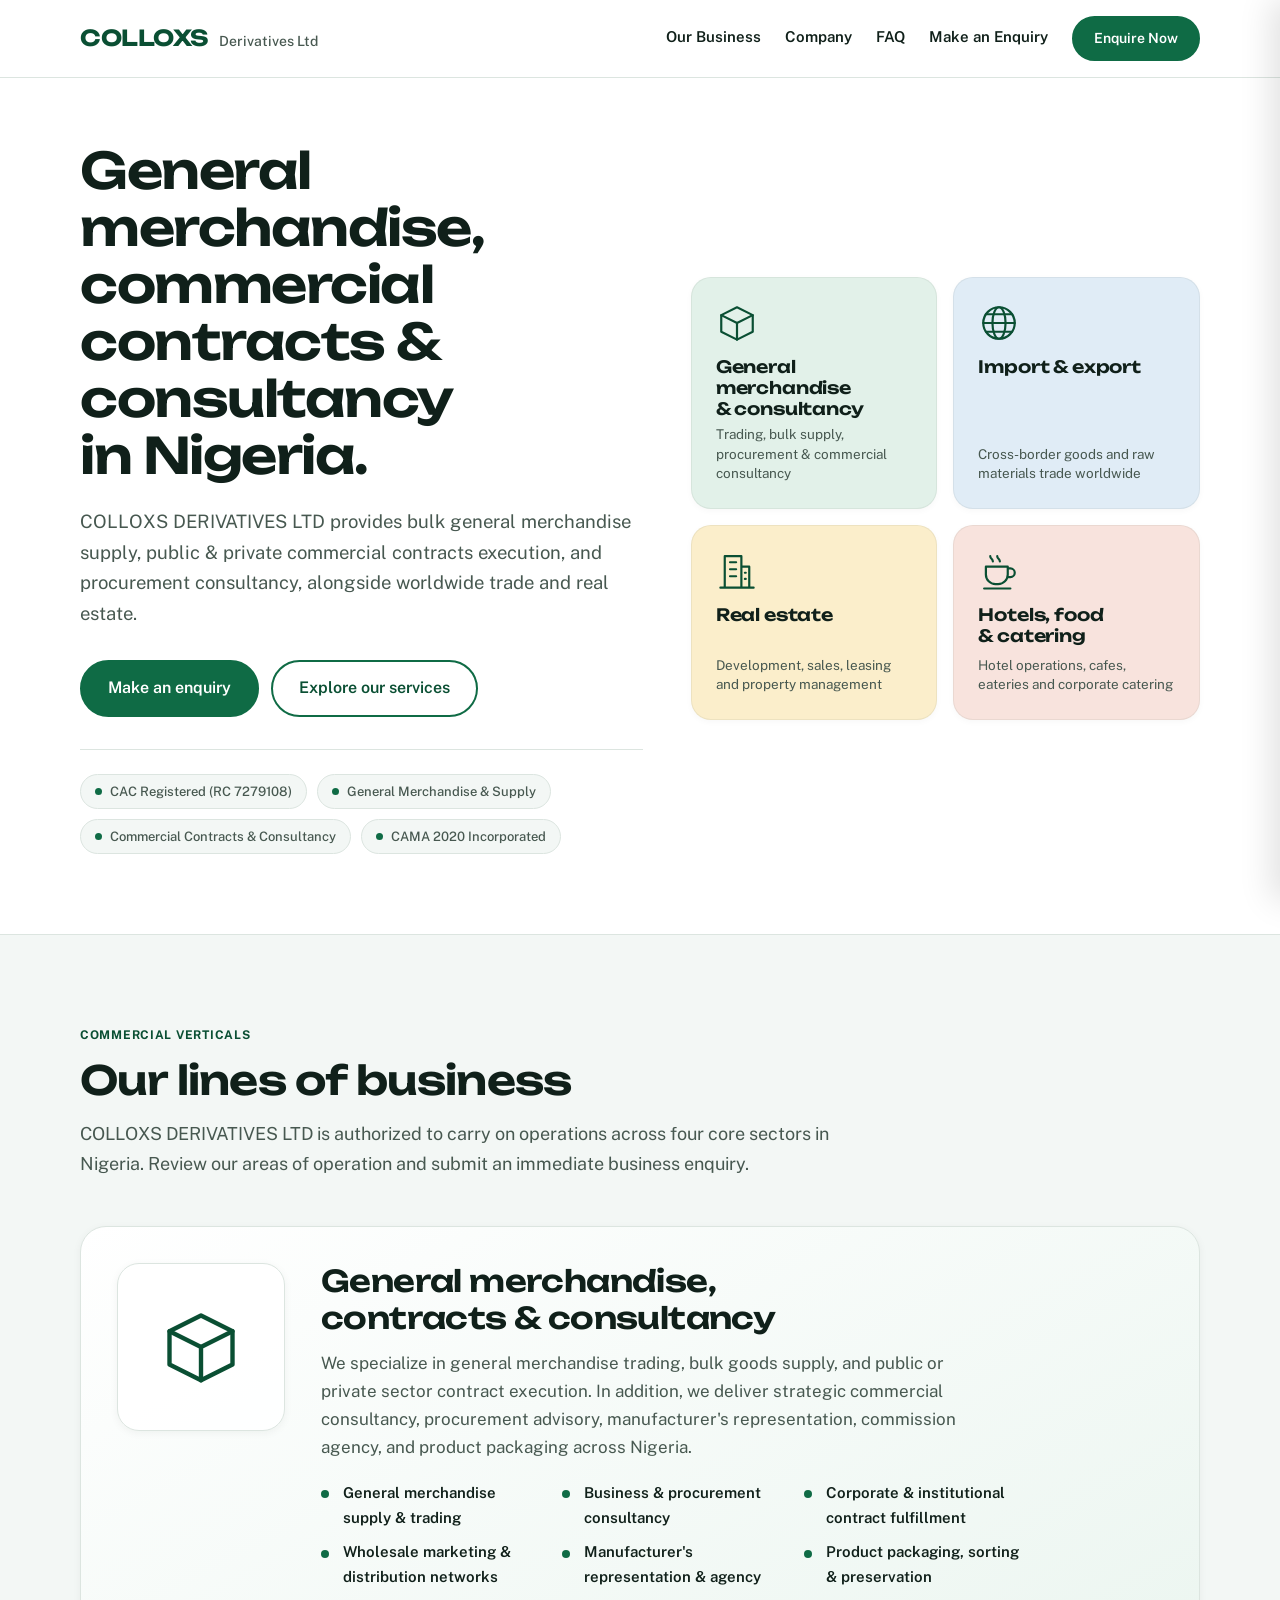
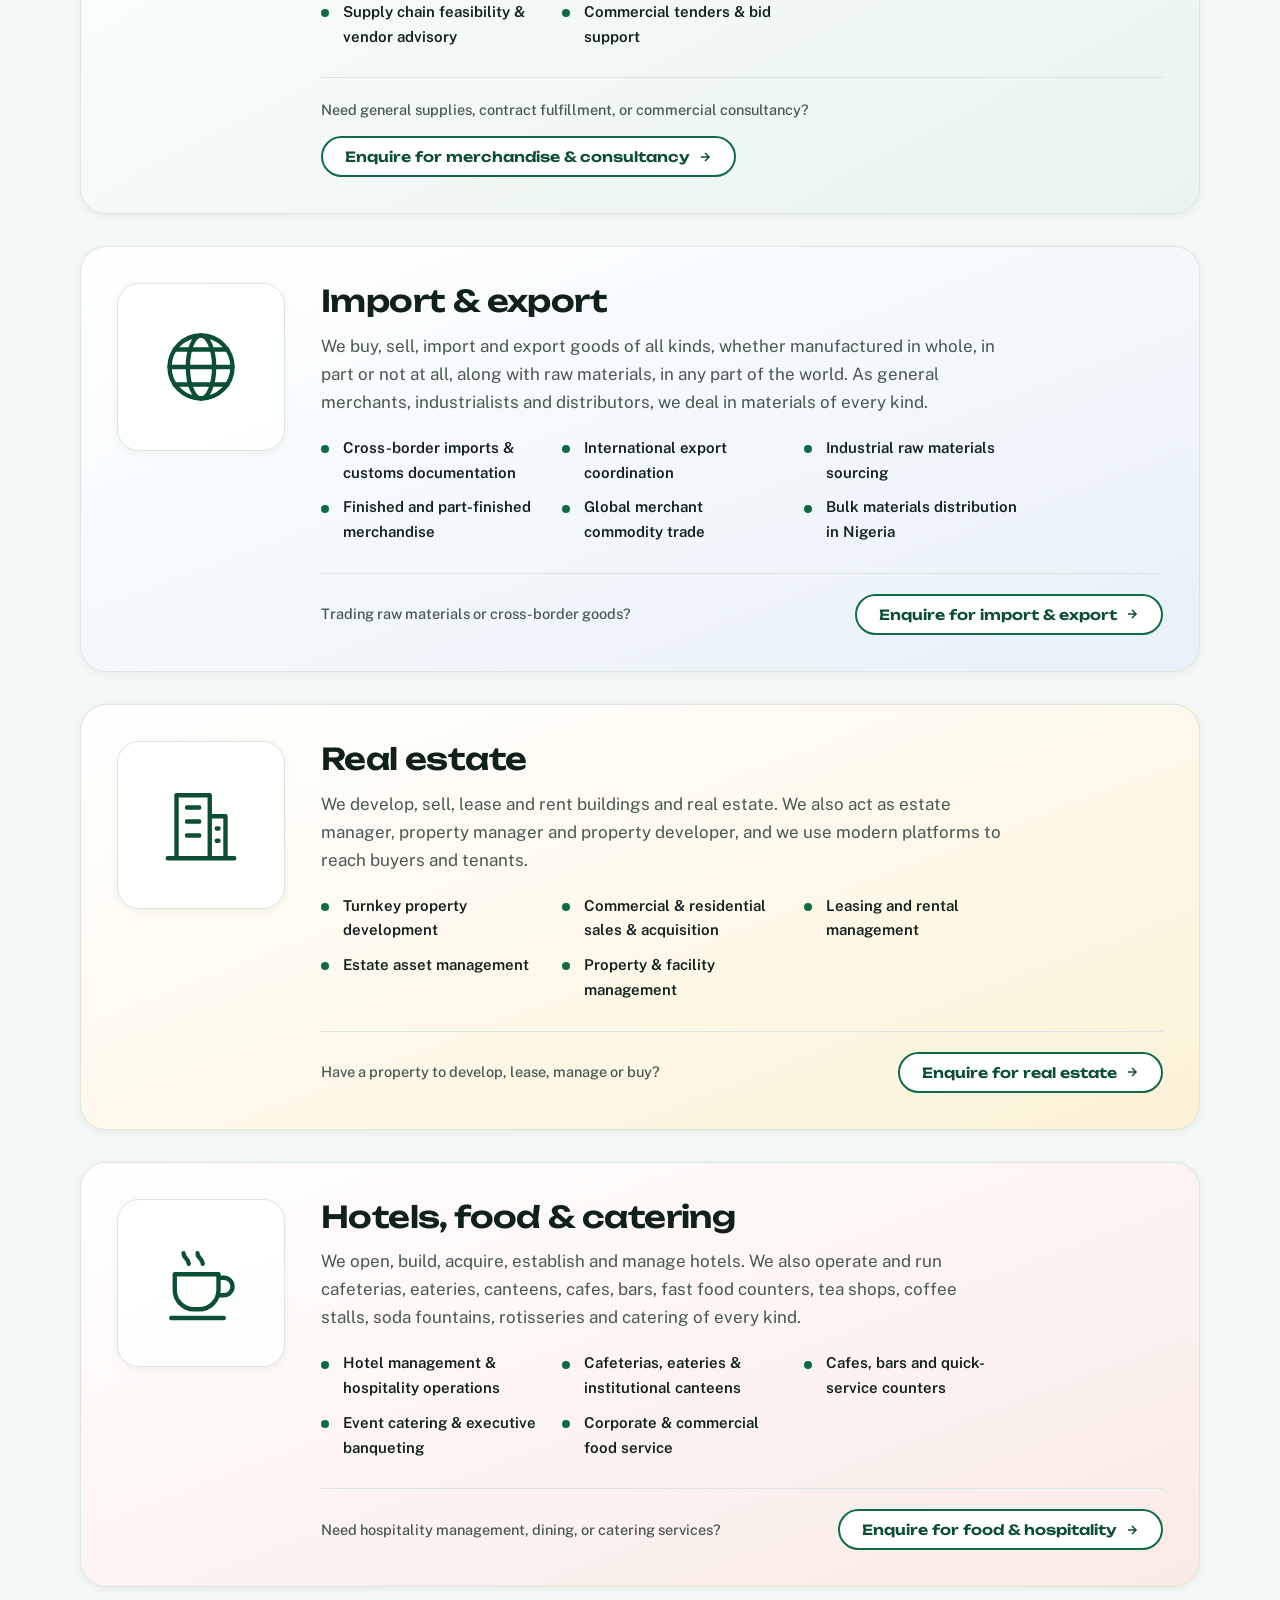
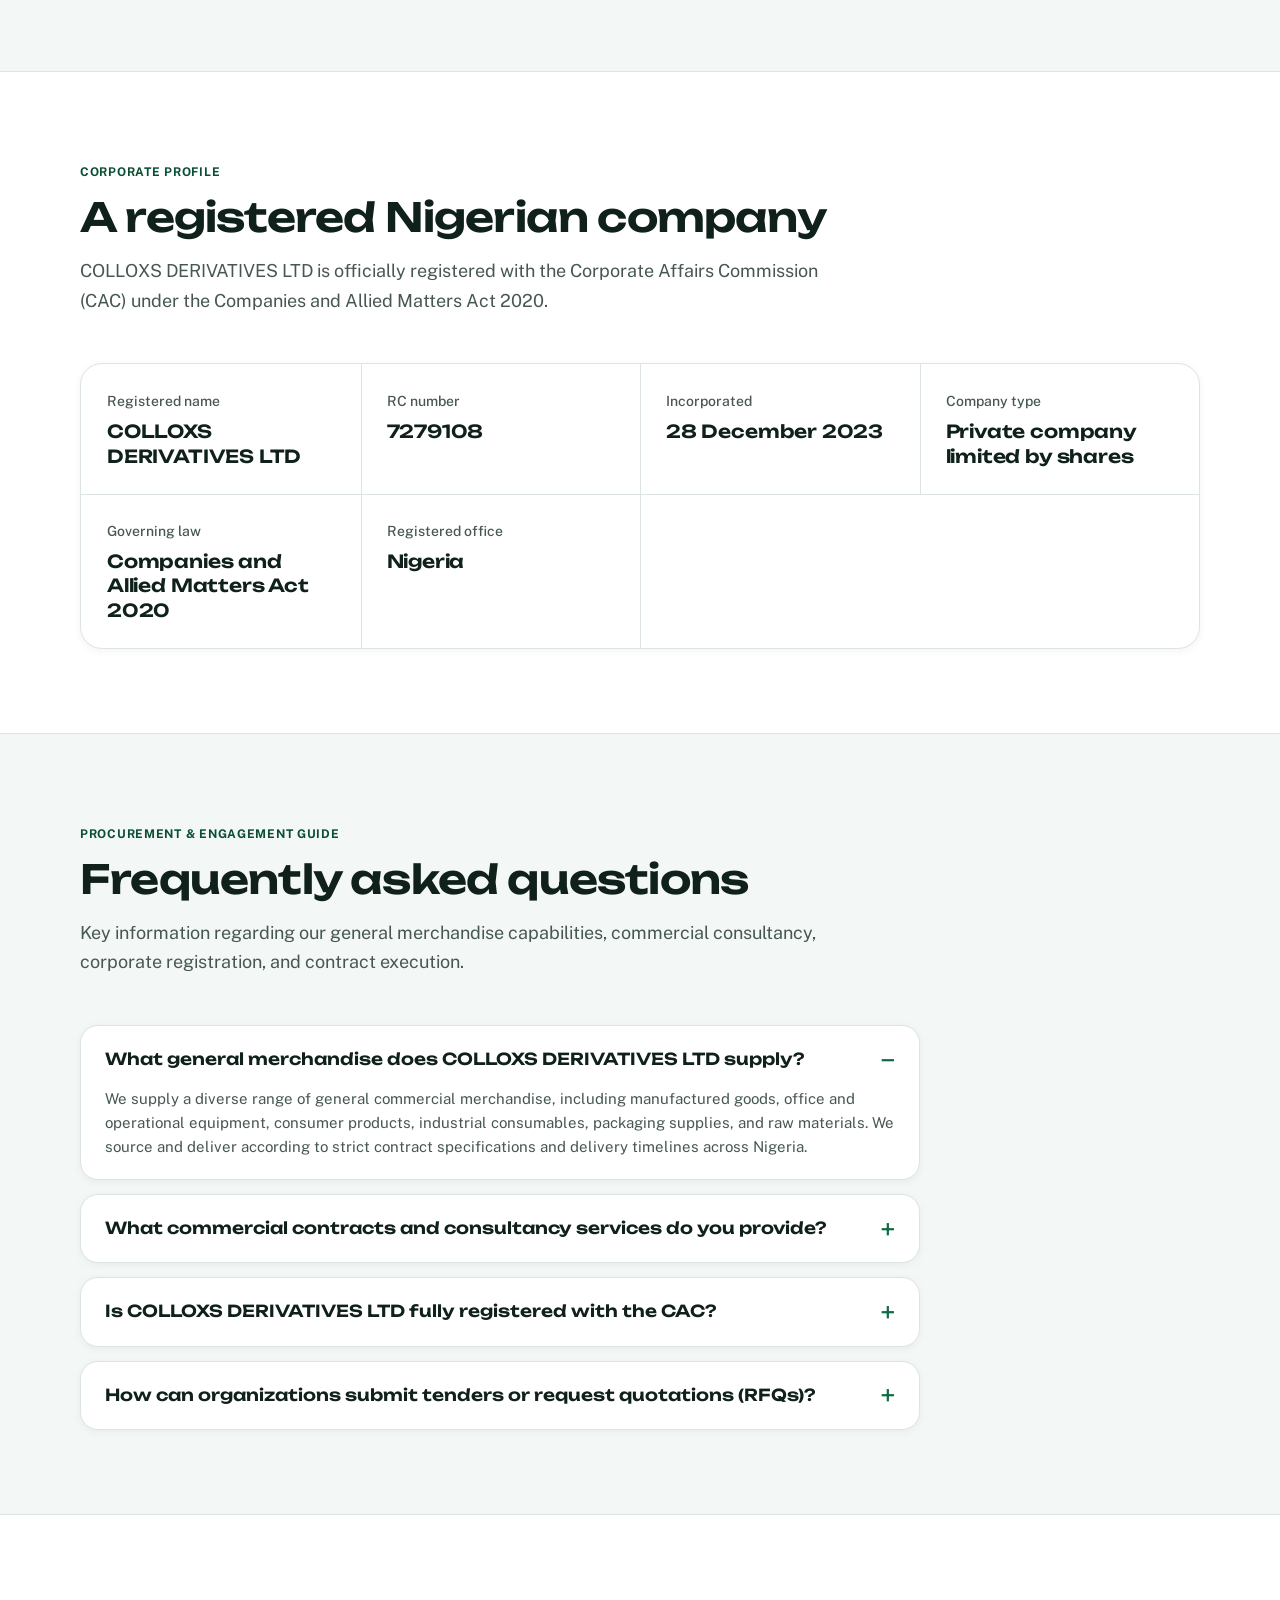
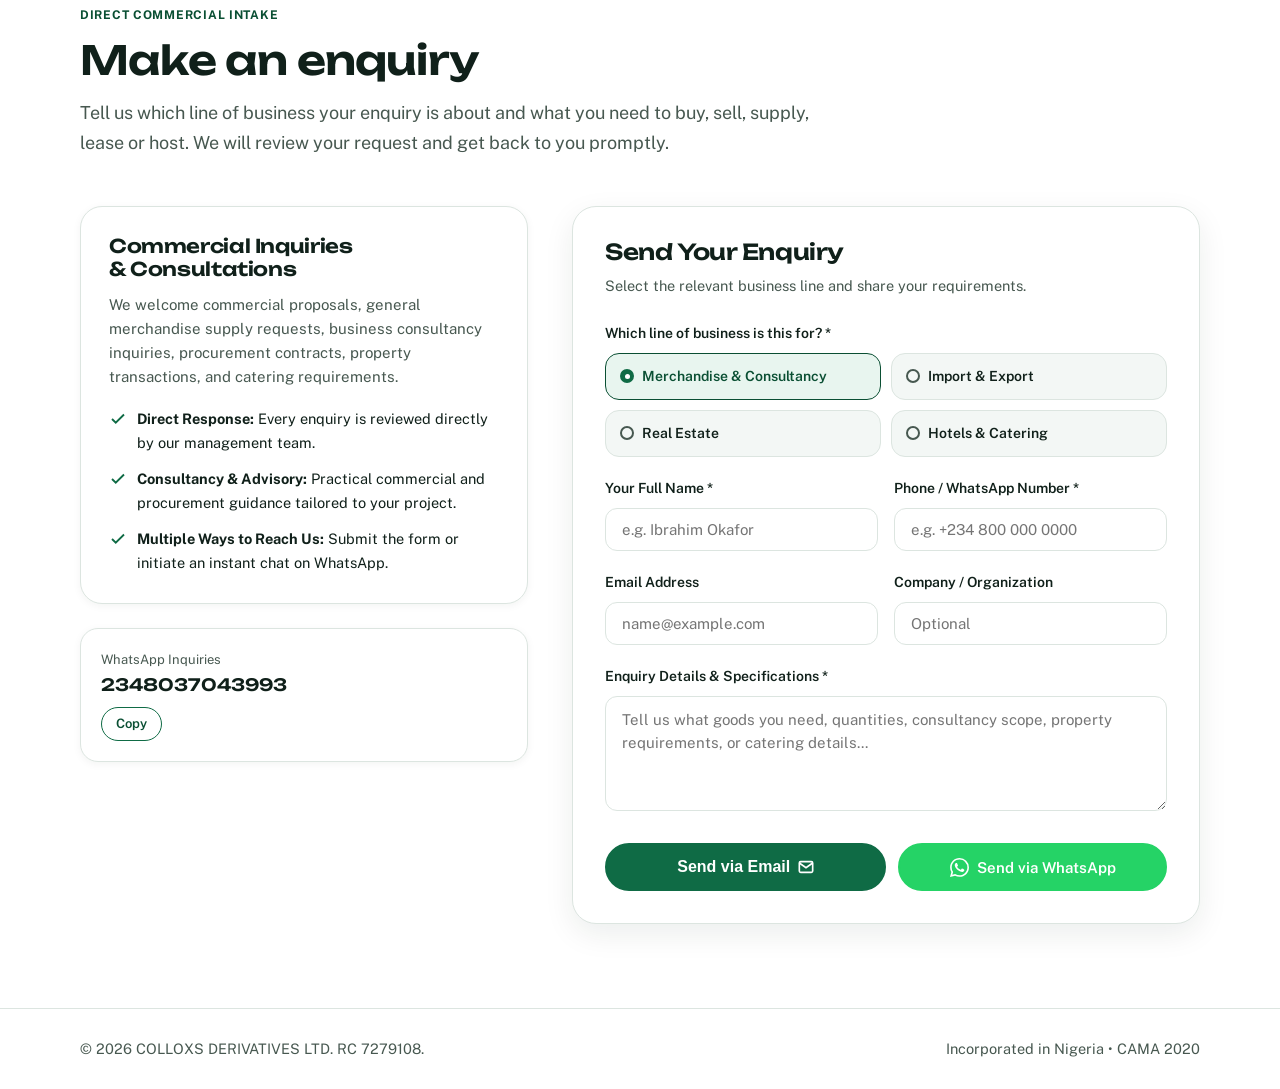
<file: index.html>
<!doctype html>
<html lang="en">
  <head>
    <meta charset="utf-8" />
    <meta
      name="viewport"
      content="width=device-width,initial-scale=1,viewport-fit=cover"
    />
    <title>
      COLLOXS DERIVATIVES LTD | General Merchandise, Contracts &amp; Consultancy
      Nigeria
    </title>
    <meta
      name="description"
      content="COLLOXS DERIVATIVES LTD (RC 7279108) is a registered Nigerian enterprise specializing in general merchandise supply, public &amp; corporate commercial contracts, and procurement consultancy."
    />
    <meta
      name="keywords"
      content="general merchandise Nigeria, commercial consultancy Lagos Abuja, general contracts supplier Nigeria, procurement advisory, corporate supply company, import export Nigeria, real estate Nigeria, CAC RC 7279108, COLLOXS DERIVATIVES LTD"
    />
    <meta name="author" content="COLLOXS DERIVATIVES LTD" />
    <meta
      name="robots"
      content="index, follow, max-image-preview:large, max-snippet:-1, max-video-preview:-1"
    />
    <meta name="geo.region" content="NG" />
    <meta name="geo.placename" content="Nigeria" />
    <meta name="theme-color" content="#0F6B45" />

    <!-- OpenGraph / Social Sharing Metadata -->
    <meta property="og:type" content="website" />
    <meta property="og:locale" content="en_NG" />
    <meta property="og:site_name" content="COLLOXS DERIVATIVES LTD" />
    <meta
      property="og:title"
      content="COLLOXS DERIVATIVES LTD | General Merchandise, Contracts &amp; Consultancy"
    />
    <meta
      property="og:description"
      content="Registered Nigerian company (RC 7279108) providing general merchandise supply, commercial contracts execution, and procurement consultancy."
    />

    <!-- Twitter Card Metadata -->
    <meta name="twitter:card" content="summary" />
    <meta
      name="twitter:title"
      content="COLLOXS DERIVATIVES LTD | General Merchandise, Contracts &amp; Consultancy"
    />
    <meta
      name="twitter:description"
      content="Registered Nigerian company (RC 7279108) providing general merchandise supply, commercial contracts execution, and procurement consultancy."
    />

    <meta name="claude:viewport-fit-sides" content="cover" />
    <link
      rel="stylesheet"
      href="https://fonts.googleapis.com/css2?family=Unbounded:wght@500;600;700&family=Public+Sans:wght@400;500;600;700&display=swap"
    />
    <link rel="stylesheet" href="styles.css" />

    <!-- Structured Data (JSON-LD) for Search Engines -->
    <script type="application/ld+json">
      {
        "@context": "https://schema.org",
        "@graph": [
          {
            "@type": "Corporation",
            "@id": "https://colloxs.com/#corporation",
            "name": "COLLOXS DERIVATIVES LTD",
            "legalName": "COLLOXS DERIVATIVES LTD",
            "alternateName": "COLLOXS",
            "identifier": "RC 7279108",
            "foundingDate": "2023-12-28",
            "description": "COLLOXS DERIVATIVES LTD is a registered Nigerian company incorporated under the Companies and Allied Matters Act 2020 (CAMA 2020), specializing in general merchandise supply, commercial contracts, procurement consultancy, cross-border import/export, and real estate development.",
            "address": {
              "@type": "PostalAddress",
              "addressCountry": "NG",
              "addressRegion": "Nigeria"
            },
            "areaServed": [
              {
                "@type": "Country",
                "name": "Nigeria"
              },
              {
                "@type": "AdministrativeArea",
                "name": "Worldwide"
              }
            ],
            "knowsAbout": [
              "General Merchandise Supply",
              "Commercial Contracts Execution",
              "Procurement Consultancy",
              "Business Advisory",
              "Wholesale Distribution",
              "Manufacturer's Representation",
              "Cross-Border Import and Export",
              "Real Estate Development"
            ],
            "hasOfferCatalog": {
              "@type": "OfferCatalog",
              "name": "Commercial Services Catalog",
              "itemListElement": [
                {
                  "@type": "Offer",
                  "itemOffered": {
                    "@type": "Service",
                    "name": "General Merchandise & Commercial Contracts",
                    "description": "Wholesale supply, packaging, distribution, and execution of commercial and institutional contracts across Nigeria."
                  }
                },
                {
                  "@type": "Offer",
                  "itemOffered": {
                    "@type": "Service",
                    "name": "Commercial & Procurement Consultancy",
                    "description": "Strategic procurement advisory, vendor evaluation, contract structuring, and business development consultancy."
                  }
                },
                {
                  "@type": "Offer",
                  "itemOffered": {
                    "@type": "Service",
                    "name": "Cross-Border Import & Export",
                    "description": "International merchant trade, customs clearance, and industrial raw materials supply."
                  }
                },
                {
                  "@type": "Offer",
                  "itemOffered": {
                    "@type": "Service",
                    "name": "Real Estate Development & Management",
                    "description": "Turnkey real estate development, property sales, leasing, and facility management."
                  }
                }
              ]
            }
          },
          {
            "@type": "FAQPage",
            "@id": "https://colloxs.com/#faq",
            "mainEntity": [
              {
                "@type": "Question",
                "name": "What general merchandise does COLLOXS DERIVATIVES LTD supply?",
                "acceptedAnswer": {
                  "@type": "Answer",
                  "text": "COLLOXS DERIVATIVES LTD supplies a broad spectrum of commercial goods, manufactured items, consumer goods, office and operational equipment, packaging supplies, and raw materials tailored to client specifications and commercial contracts."
                }
              },
              {
                "@type": "Question",
                "name": "What commercial and procurement consultancy services do you provide?",
                "acceptedAnswer": {
                  "@type": "Answer",
                  "text": "Our consultancy services cover procurement advisory, vendor representation, commission agency, contract negotiation, supply chain coordination, and commercial project feasibility for corporate, institutional, and private clients."
                }
              },
              {
                "@type": "Question",
                "name": "Is COLLOXS DERIVATIVES LTD an officially registered Nigerian company?",
                "acceptedAnswer": {
                  "@type": "Answer",
                  "text": "Yes. COLLOXS DERIVATIVES LTD is incorporated with the Corporate Affairs Commission (CAC) under RC Number 7279108, governed by the Companies and Allied Matters Act 2020 (CAMA 2020)."
                }
              },
              {
                "@type": "Question",
                "name": "How can businesses and organizations submit contract tenders or RFQs?",
                "acceptedAnswer": {
                  "@type": "Answer",
                  "text": "Tender requests, RFQs (Requests for Quotations), and procurement specifications can be submitted directly through our website enquiry form, by email, or via our direct WhatsApp channel for prompt commercial assessment."
                }
              }
            ]
          }
        ]
      }
    </script>
  </head>
  <body>
    <!-- Hidden SVG Icon Symbols -->
    <svg
      width="0"
      height="0"
      style="position: absolute"
      aria-hidden="true"
      focusable="false"
    >
      <defs>
        <symbol id="i-box" viewBox="0 0 48 48">
          <g
            fill="none"
            stroke-width="2.5"
            stroke-linecap="round"
            stroke-linejoin="round"
          >
            <path d="M6 15 24 6l18 9v19L24 43 6 34Z" />
            <path d="m6 15 18 9 18-9M24 24v19" />
          </g>
        </symbol>
        <symbol id="i-globe" viewBox="0 0 48 48">
          <g
            fill="none"
            stroke-width="2.5"
            stroke-linecap="round"
            stroke-linejoin="round"
          >
            <circle cx="24" cy="24" r="18" />
            <ellipse cx="24" cy="24" rx="7.5" ry="18" />
            <path d="M6 24h36M9 14h30M9 34h30" />
          </g>
        </symbol>
        <symbol id="i-building" viewBox="0 0 48 48">
          <g
            fill="none"
            stroke-width="2.5"
            stroke-linecap="round"
            stroke-linejoin="round"
          >
            <path
              d="M10 43V7h19v36M29 19h9v24M5 43h38M16 14h7M16 22h7M16 30h7M33 26h1M33 33h1"
            />
          </g>
        </symbol>
        <symbol id="i-cup" viewBox="0 0 48 48">
          <g
            fill="none"
            stroke-width="2.5"
            stroke-linecap="round"
            stroke-linejoin="round"
          >
            <path
              d="M9 19h25v9a11 11 0 0 1-11 11h-3A11 11 0 0 1 9 28ZM34 21h3a5 5 0 0 1 0 10h-3M14 7c0 3 3 3 3 6M22 7c0 3 3 3 3 6M7 44h30"
            />
          </g>
        </symbol>
        <symbol id="i-arrow" viewBox="0 0 24 24">
          <path d="M5 12h14M12 5l7 7-7 7" />
        </symbol>
        <symbol id="i-check" viewBox="0 0 24 24">
          <path d="M20 6 9 17l-5-5" />
        </symbol>
        <symbol id="i-wa" viewBox="0 0 24 24">
          <path
            d="M17.472 14.382c-.297-.149-1.758-.867-2.03-.967-.273-.099-.471-.148-.67.15-.197.297-.767.966-.94 1.164-.173.199-.347.223-.644.075-.297-.15-1.255-.463-2.39-1.475-.883-.788-1.48-1.761-1.653-2.059-.173-.297-.018-.458.13-.606.134-.133.298-.347.446-.52.149-.174.198-.298.298-.497.099-.198.05-.371-.025-.52-.075-.149-.669-1.612-.916-2.207-.242-.579-.487-.5-.669-.51-.173-.008-.371-.01-.57-.01-.198 0-.52.074-.792.372-.272.297-1.04 1.016-1.04 2.479 0 1.462 1.065 2.875 1.213 3.074.149.198 2.096 3.2 5.077 4.487.709.306 1.262.489 1.694.625.712.227 1.36.195 1.871.118.571-.085 1.758-.719 2.006-1.413.248-.694.248-1.289.173-1.413-.074-.124-.272-.198-.57-.347m-5.421 7.403h-.004a9.87 9.87 0 0 1-5.031-1.378l-.361-.214-3.741.982.998-3.648-.235-.374a9.86 9.86 0 0 1-1.51-5.26c.001-5.45 4.436-9.884 9.888-9.884 2.64 0 5.122 1.03 6.988 2.898a9.825 9.825 0 0 1 2.893 6.994c-.003 5.45-4.437 9.884-9.885 9.884m8.413-18.297A11.815 11.815 0 0 0 12.05 0C5.495 0 .16 5.335.157 11.892c0 2.096.547 4.142 1.588 5.945L0 24l6.335-1.662c1.746.953 3.71 1.455 5.711 1.456h.005c6.554 0 11.89-5.335 11.893-11.893a11.82 11.82 0 0 0-3.484-8.412"
          />
        </symbol>
      </defs>
    </svg>

    <!-- Header & Sticky Topbar -->
    <header class="topbar">
      <div class="wrap">
        <nav class="main-nav" aria-label="Main Navigation">
          <a class="brand" href="#top" id="top"
            ><b>COLLOXS</b><span>Derivatives Ltd</span></a
          >
          <div class="nav-right">
            <div class="links">
              <a href="#business">Our Business</a>
              <a href="#company">Company</a>
              <a href="#faq">FAQ</a>
              <a href="#enquiry">Make an Enquiry</a>
            </div>
            <a href="#enquiry" class="nav-cta">Enquire Now</a>
            <button
              class="menu-btn"
              id="open-drawer-btn"
              aria-label="Open mobile navigation menu"
              aria-expanded="false"
              aria-controls="mobile-drawer"
            >
              <svg viewBox="0 0 24 24">
                <path d="M4 6h16M4 12h16M4 18h16" />
              </svg>
            </button>
          </div>
        </nav>
      </div>
    </header>

    <!-- Mobile Navigation Drawer & Backdrop -->
    <div class="drawer-backdrop" id="drawer-backdrop" aria-hidden="true"></div>
    <aside
      class="drawer"
      id="mobile-drawer"
      aria-hidden="true"
      role="dialog"
      aria-modal="true"
      aria-label="Mobile Navigation"
    >
      <div class="drawer-head">
        <a class="brand" href="#top"><b>COLLOXS</b><span>Derivatives</span></a>
        <button
          class="drawer-close"
          id="close-drawer-btn"
          aria-label="Close mobile navigation menu"
        >
          &times;
        </button>
      </div>
      <nav class="drawer-nav">
        <a href="#business" class="drawer-link">
          <span>Our Business</span>
          <svg><use href="#i-arrow" /></svg>
        </a>
        <a href="#company" class="drawer-link">
          <span>Company Profile</span>
          <svg><use href="#i-arrow" /></svg>
        </a>
        <a href="#faq" class="drawer-link">
          <span>Frequently Asked Questions</span>
          <svg><use href="#i-arrow" /></svg>
        </a>
        <a href="#enquiry" class="drawer-link">
          <span>Make an Enquiry</span>
          <svg><use href="#i-arrow" /></svg>
        </a>
      </nav>
      <div class="drawer-foot">
        <div class="drawer-meta">
          RC Number: <strong>7279108</strong><br />
          Incorporated under Companies and Allied Matters Act 2020
        </div>
        <a href="#enquiry" class="btn primary drawer-btn">Send Enquiry</a>
      </div>
    </aside>

    <main>
      <!-- Hero Section -->
      <div class="hero">
        <div class="wrap hero-grid">
          <div>
            <h1>
              General merchandise, commercial contracts &amp; consultancy in
              Nigeria.
            </h1>
            <p class="lede">
              COLLOXS DERIVATIVES LTD provides bulk general merchandise supply,
              public &amp; private commercial contracts execution, and
              procurement consultancy, alongside worldwide trade and real
              estate.
            </p>
            <div class="cta">
              <a class="btn primary" href="#enquiry">Make an enquiry</a>
              <a class="btn ghost" href="#business">Explore our services</a>
            </div>
            <div class="hero-badges">
              <div class="badge-pill">
                <span class="dot"></span>CAC Registered (RC 7279108)
              </div>
              <div class="badge-pill">
                <span class="dot"></span>General Merchandise &amp; Supply
              </div>
              <div class="badge-pill">
                <span class="dot"></span>Commercial Contracts &amp; Consultancy
              </div>
              <div class="badge-pill">
                <span class="dot"></span>CAMA 2020 Incorporated
              </div>
            </div>
          </div>
          <div class="tiles" aria-label="Our four balanced lines of business">
            <a class="tile t1" href="#line-a">
              <svg aria-hidden="true"><use href="#i-box" /></svg>
              <h2>General merchandise &amp; consultancy</h2>
              <p>
                Trading, bulk supply, procurement &amp; commercial consultancy
              </p>
            </a>
            <a class="tile t2" href="#line-b">
              <svg aria-hidden="true"><use href="#i-globe" /></svg>
              <h2>Import &amp; export</h2>
              <p>Cross-border goods and raw materials trade worldwide</p>
            </a>
            <a class="tile t3" href="#line-c">
              <svg aria-hidden="true"><use href="#i-building" /></svg>
              <h2>Real estate</h2>
              <p>Development, sales, leasing and property management</p>
            </a>
            <a class="tile t4" href="#line-d">
              <svg aria-hidden="true"><use href="#i-cup" /></svg>
              <h2>Hotels, food &amp; catering</h2>
              <p>Hotel operations, cafes, eateries and corporate catering</p>
            </a>
          </div>
        </div>
      </div>

      <!-- What We Do / Business Verticals with Direct Enquiry Action -->
      <section id="business" class="wash">
        <div class="wrap">
          <div class="sec-head">
            <span class="sec-tag">Commercial Verticals</span>
            <h2 class="title">Our lines of business</h2>
            <p>
              COLLOXS DERIVATIVES LTD is authorized to carry on operations
              across four core sectors in Nigeria. Review our areas of operation
              and submit an immediate business enquiry.
            </p>
          </div>
          <div class="biz">
            <!-- Line A: General Merchandise, Contracts & Consultancy -->
            <article class="row t1" id="line-a">
              <div class="ico">
                <svg aria-hidden="true"><use href="#i-box" /></svg>
              </div>
              <div>
                <h3>General merchandise, contracts &amp; consultancy</h3>
                <p class="biz-desc">
                  We specialize in general merchandise trading, bulk goods
                  supply, and public or private sector contract execution. In
                  addition, we deliver strategic commercial consultancy,
                  procurement advisory, manufacturer's representation,
                  commission agency, and product packaging across Nigeria.
                </p>
                <ul>
                  <li>General merchandise supply &amp; trading</li>
                  <li>Business &amp; procurement consultancy</li>
                  <li>Corporate &amp; institutional contract fulfillment</li>
                  <li>Wholesale marketing &amp; distribution networks</li>
                  <li>Manufacturer's representation &amp; agency</li>
                  <li>Product packaging, sorting &amp; preservation</li>
                  <li>Supply chain feasibility &amp; vendor advisory</li>
                  <li>Commercial tenders &amp; bid support</li>
                </ul>
                <div class="row-action">
                  <span class="action-label"
                    >Need general supplies, contract fulfillment, or commercial
                    consultancy?</span
                  >
                  <button
                    type="button"
                    class="btn-enquire-line"
                    data-vertical="merchandise"
                  >
                    <span>Enquire for merchandise &amp; consultancy</span>
                    <svg><use href="#i-arrow" /></svg>
                  </button>
                </div>
              </div>
            </article>

            <!-- Line B: Import & Export -->
            <article class="row t2" id="line-b">
              <div class="ico">
                <svg aria-hidden="true"><use href="#i-globe" /></svg>
              </div>
              <div>
                <h3>Import &amp; export</h3>
                <p class="biz-desc">
                  We buy, sell, import and export goods of all kinds, whether
                  manufactured in whole, in part or not at all, along with raw
                  materials, in any part of the world. As general merchants,
                  industrialists and distributors, we deal in materials of every
                  kind.
                </p>
                <ul>
                  <li>Cross-border imports &amp; customs documentation</li>
                  <li>International export coordination</li>
                  <li>Industrial raw materials sourcing</li>
                  <li>Finished and part-finished merchandise</li>
                  <li>Global merchant commodity trade</li>
                  <li>Bulk materials distribution in Nigeria</li>
                </ul>
                <div class="row-action">
                  <span class="action-label"
                    >Trading raw materials or cross-border goods?</span
                  >
                  <button
                    type="button"
                    class="btn-enquire-line"
                    data-vertical="trade"
                  >
                    <span>Enquire for import &amp; export</span>
                    <svg><use href="#i-arrow" /></svg>
                  </button>
                </div>
              </div>
            </article>

            <!-- Line C: Real Estate -->
            <article class="row t3" id="line-c">
              <div class="ico">
                <svg aria-hidden="true"><use href="#i-building" /></svg>
              </div>
              <div>
                <h3>Real estate</h3>
                <p class="biz-desc">
                  We develop, sell, lease and rent buildings and real estate. We
                  also act as estate manager, property manager and property
                  developer, and we use modern platforms to reach buyers and
                  tenants.
                </p>
                <ul>
                  <li>Turnkey property development</li>
                  <li>Commercial &amp; residential sales &amp; acquisition</li>
                  <li>Leasing and rental management</li>
                  <li>Estate asset management</li>
                  <li>Property &amp; facility management</li>
                </ul>
                <div class="row-action">
                  <span class="action-label"
                    >Have a property to develop, lease, manage or buy?</span
                  >
                  <button
                    type="button"
                    class="btn-enquire-line"
                    data-vertical="property"
                  >
                    <span>Enquire for real estate</span>
                    <svg><use href="#i-arrow" /></svg>
                  </button>
                </div>
              </div>
            </article>

            <!-- Line D: Hotels, Food & Catering -->
            <article class="row t4" id="line-d">
              <div class="ico">
                <svg aria-hidden="true"><use href="#i-cup" /></svg>
              </div>
              <div>
                <h3>Hotels, food &amp; catering</h3>
                <p class="biz-desc">
                  We open, build, acquire, establish and manage hotels. We also
                  operate and run cafeterias, eateries, canteens, cafes, bars,
                  fast food counters, tea shops, coffee stalls, soda fountains,
                  rotisseries and catering of every kind.
                </p>
                <ul>
                  <li>Hotel management &amp; hospitality operations</li>
                  <li>Cafeterias, eateries &amp; institutional canteens</li>
                  <li>Cafes, bars and quick-service counters</li>
                  <li>Event catering &amp; executive banqueting</li>
                  <li>Corporate &amp; commercial food service</li>
                </ul>
                <div class="row-action">
                  <span class="action-label"
                    >Need hospitality management, dining, or catering
                    services?</span
                  >
                  <button
                    type="button"
                    class="btn-enquire-line"
                    data-vertical="hospitality"
                  >
                    <span>Enquire for food &amp; hospitality</span>
                    <svg><use href="#i-arrow" /></svg>
                  </button>
                </div>
              </div>
            </article>
          </div>
        </div>
      </section>

      <!-- Company CAC Facts Section -->
      <section id="company">
        <div class="wrap">
          <div class="sec-head">
            <span class="sec-tag">Corporate Profile</span>
            <h2 class="title">A registered Nigerian company</h2>
            <p>
              COLLOXS DERIVATIVES LTD is officially registered with the
              Corporate Affairs Commission (CAC) under the Companies and Allied
              Matters Act 2020.
            </p>
          </div>
          <dl class="facts">
            <div class="fact">
              <dt>Registered name</dt>
              <dd>COLLOXS DERIVATIVES LTD</dd>
            </div>
            <div class="fact">
              <dt>RC number</dt>
              <dd>7279108</dd>
            </div>
            <div class="fact">
              <dt>Incorporated</dt>
              <dd>28 December 2023</dd>
            </div>
            <div class="fact">
              <dt>Company type</dt>
              <dd>Private company limited by shares</dd>
            </div>
            <div class="fact">
              <dt>Governing law</dt>
              <dd>Companies and Allied Matters Act 2020</dd>
            </div>
            <div class="fact">
              <dt>Registered office</dt>
              <dd>Nigeria</dd>
            </div>
          </dl>
        </div>
      </section>

      <!-- SEO Frequently Asked Questions Section -->
      <section id="faq" class="wash">
        <div class="wrap">
          <div class="sec-head">
            <span class="sec-tag">Procurement &amp; Engagement Guide</span>
            <h2 class="title">Frequently asked questions</h2>
            <p>
              Key information regarding our general merchandise capabilities,
              commercial consultancy, corporate registration, and contract
              execution.
            </p>
          </div>

          <div class="faq-grid">
            <details class="faq-item" open>
              <summary>
                What general merchandise does COLLOXS DERIVATIVES LTD supply?
              </summary>
              <p>
                We supply a diverse range of general commercial merchandise,
                including manufactured goods, office and operational equipment,
                consumer products, industrial consumables, packaging supplies,
                and raw materials. We source and deliver according to strict
                contract specifications and delivery timelines across Nigeria.
              </p>
            </details>

            <details class="faq-item">
              <summary>
                What commercial contracts and consultancy services do you
                provide?
              </summary>
              <p>
                Our consultancy practice provides end-to-end support for
                procurement strategy, contract structuring, vendor
                representation, commission agency, supply chain coordination,
                and commercial dispute mitigation. We assist corporate bodies,
                government suppliers, and private enterprises in navigating
                procurement and commercial engagements.
              </p>
            </details>

            <details class="faq-item">
              <summary>
                Is COLLOXS DERIVATIVES LTD fully registered with the CAC?
              </summary>
              <p>
                Yes. COLLOXS DERIVATIVES LTD is legally incorporated with the
                Corporate Affairs Commission (CAC) of the Federal Republic of
                Nigeria under RC Number 7279108 as a private company limited by
                shares, operating in compliance with the Companies and Allied
                Matters Act 2020 (CAMA 2020).
              </p>
            </details>

            <details class="faq-item">
              <summary>
                How can organizations submit tenders or request quotations
                (RFQs)?
              </summary>
              <p>
                Organizations can submit their Requests for Quotation (RFQs),
                supply tenders, or consultancy proposals directly through our
                online commercial enquiry form below, or reach out to us via
                email or WhatsApp for an immediate commercial response.
              </p>
            </details>
          </div>
        </div>
      </section>

      <!-- Dedicated Interactive Enquiry & Contact Section -->
      <section id="enquiry">
        <div class="wrap">
          <div class="sec-head">
            <span class="sec-tag">Direct Commercial Intake</span>
            <h2 class="title">Make an enquiry</h2>
            <p>
              Tell us which line of business your enquiry is about and what you
              need to buy, sell, supply, lease or host. We will review your
              request and get back to you promptly.
            </p>
          </div>

          <div class="enquiry-layout">
            <!-- Left Column: Guidelines & Contact Details -->
            <div class="enquiry-info">
              <div class="enquiry-card">
                <h3>Commercial Inquiries &amp; Consultations</h3>
                <p>
                  We welcome commercial proposals, general merchandise supply
                  requests, business consultancy inquiries, procurement
                  contracts, property transactions, and catering requirements.
                </p>
                <ul class="enquiry-points">
                  <li>
                    <svg><use href="#i-check" /></svg>
                    <span
                      ><strong>Direct Response:</strong> Every enquiry is
                      reviewed directly by our management team.</span
                    >
                  </li>
                  <li>
                    <svg><use href="#i-check" /></svg>
                    <span
                      ><strong>Consultancy &amp; Advisory:</strong> Practical
                      commercial and procurement guidance tailored to your
                      project.</span
                    >
                  </li>
                  <li>
                    <svg><use href="#i-check" /></svg>
                    <span
                      ><strong>Multiple Ways to Reach Us:</strong> Submit the
                      form or initiate an instant chat on WhatsApp.</span
                    >
                  </li>
                </ul>
              </div>

              <div class="channels" id="channels"></div>
            </div>

            <!-- Right Column: Interactive Enquiry Form -->
            <div class="enquiry-form-card" id="enquiry-form-card">
              <h3 class="form-title">Send Your Enquiry</h3>
              <p class="form-subtitle">
                Select the relevant business line and share your requirements.
              </p>

              <form id="enquiry-form" onsubmit="return false;">
                <!-- Vertical Selection Chips -->
                <div class="form-group">
                  <label class="form-label"
                    >Which line of business is this for? *</label
                  >
                  <div class="vertical-chips" id="vertical-chips">
                    <label
                      class="vertical-chip selected"
                      data-value="merchandise"
                    >
                      <input
                        type="radio"
                        name="business_line"
                        value="General Merchandise & Consultancy"
                        checked
                      />
                      <span class="chip-dot"></span>
                      <span>Merchandise &amp; Consultancy</span>
                    </label>
                    <label class="vertical-chip" data-value="trade">
                      <input
                        type="radio"
                        name="business_line"
                        value="Import & Export"
                      />
                      <span class="chip-dot"></span>
                      <span>Import &amp; Export</span>
                    </label>
                    <label class="vertical-chip" data-value="property">
                      <input
                        type="radio"
                        name="business_line"
                        value="Real Estate"
                      />
                      <span class="chip-dot"></span>
                      <span>Real Estate</span>
                    </label>
                    <label class="vertical-chip" data-value="hospitality">
                      <input
                        type="radio"
                        name="business_line"
                        value="Hotels, Food & Catering"
                      />
                      <span class="chip-dot"></span>
                      <span>Hotels &amp; Catering</span>
                    </label>
                  </div>
                </div>

                <!-- Name and Phone/WhatsApp Row -->
                <div class="form-row">
                  <div class="form-group">
                    <label class="form-label" for="client-name"
                      >Your Full Name *</label
                    >
                    <input
                      type="text"
                      id="client-name"
                      class="input-field"
                      placeholder="e.g. Ibrahim Okafor"
                      required
                    />
                  </div>
                  <div class="form-group">
                    <label class="form-label" for="client-phone"
                      >Phone / WhatsApp Number *</label
                    >
                    <input
                      type="tel"
                      id="client-phone"
                      class="input-field"
                      placeholder="e.g. +234 800 000 0000"
                      required
                    />
                  </div>
                </div>

                <!-- Email and Company Row -->
                <div class="form-row">
                  <div class="form-group">
                    <label class="form-label" for="client-email"
                      >Email Address</label
                    >
                    <input
                      type="email"
                      id="client-email"
                      class="input-field"
                      placeholder="name@example.com"
                    />
                  </div>
                  <div class="form-group">
                    <label class="form-label" for="client-org"
                      >Company / Organization</label
                    >
                    <input
                      type="text"
                      id="client-org"
                      class="input-field"
                      placeholder="Optional"
                    />
                  </div>
                </div>

                <!-- Message / Scope -->
                <div class="form-group">
                  <label class="form-label" for="client-message"
                    >Enquiry Details &amp; Specifications *</label
                  >
                  <textarea
                    id="client-message"
                    class="input-field"
                    placeholder="Tell us what goods you need, quantities, consultancy scope, property requirements, or catering details..."
                    required
                  ></textarea>
                </div>

                <!-- Form Actions -->
                <div class="form-actions">
                  <div class="form-action-row">
                    <button
                      type="button"
                      class="btn primary btn-submit"
                      id="btn-email-submit"
                    >
                      <span>Send via Email</span>
                      <svg
                        width="16"
                        height="16"
                        viewBox="0 0 24 24"
                        fill="none"
                        stroke="currentColor"
                        stroke-width="2.5"
                      >
                        <path
                          d="M4 4h16c1.1 0 2 .9 2 2v12c0 1.1-.9 2-2 2H4c-1.1 0-2-.9-2-2V6c0-1.1.9-2 2-2z"
                        />
                        <polyline points="22,6 12,13 2,6" />
                      </svg>
                    </button>
                    <button
                      type="button"
                      class="btn-wa-submit"
                      id="btn-wa-submit"
                    >
                      <svg aria-hidden="true"><use href="#i-wa" /></svg>
                      <span>Send via WhatsApp</span>
                    </button>
                  </div>
                </div>

                <!-- Alert Display Area -->
                <div id="form-alert" class="form-alert" role="alert"></div>
              </form>
            </div>
          </div>
        </div>
      </section>
    </main>

    <!-- Footer -->
    <footer>
      <div class="wrap">
        <span
          >&copy; <span id="yr">2026</span> COLLOXS DERIVATIVES LTD. RC
          7279108.</span
        >
        <span>Incorporated in Nigeria &bull; CAMA 2020</span>
      </div>
    </footer>

    <script>
      /* Configuration: Contact Details. Populated values appear on the page and power the form. */
      var CONTACT = {
        email: "",
        phone: "",
        whatsapp: "2348037043993", // e.g. "2348000000000" (digits only with country code)
        address: "",
      };

      (function () {
        // Dynamic current year in footer
        try {
          document.getElementById("yr").textContent = new Date().getFullYear();
        } catch (e) {}

        // Contact Channels Generator
        var labels = {
          email: "Email Address",
          phone: "Phone Line",
          whatsapp: "WhatsApp Inquiries",
          address: "Office Address",
        };
        var box = document.getElementById("channels"),
          n = 0;
        function sel(el) {
          var r = document.createRange();
          r.selectNodeContents(el);
          var s = getSelection();
          s.removeAllRanges();
          s.addRange(r);
        }
        Object.keys(labels).forEach(function (k) {
          var v = (CONTACT[k] || "").trim();
          if (!v) return;
          n++;
          var d = document.createElement("div");
          d.className = "channel";
          var l = document.createElement("span");
          l.textContent = labels[k];
          var t = document.createElement("div");
          t.className = "v";
          t.textContent = v;
          d.appendChild(l);
          d.appendChild(t);
          if (k !== "address") {
            var b = document.createElement("button");
            b.type = "button";
            b.className = "copy";
            b.textContent = "Copy";
            b.addEventListener("click", function () {
              var done = function () {
                b.textContent = "Copied!";
                setTimeout(function () {
                  b.textContent = "Copy";
                }, 1500);
              };
              try {
                navigator.clipboard.writeText(v).then(done, function () {
                  sel(t);
                });
              } catch (e) {
                sel(t);
              }
            });
            d.appendChild(b);
          }
          box.appendChild(d);
        });
        if (!n) {
          var p = document.createElement("div");
          p.className = "pending";
          p.innerHTML =
            "<strong>Direct Corporate Inquiries</strong><br>Use the enquiry form to submit your requirements. We will reply to your contact details promptly.";
          box.replaceWith(p);
        }

        // Mobile Navigation Drawer Controller
        var openBtn = document.getElementById("open-drawer-btn");
        var closeBtn = document.getElementById("close-drawer-btn");
        var drawer = document.getElementById("mobile-drawer");
        var backdrop = document.getElementById("drawer-backdrop");
        var drawerLinks = drawer ? drawer.querySelectorAll("a") : [];

        function openDrawer() {
          if (!drawer) return;
          drawer.classList.add("active");
          backdrop.classList.add("active");
          drawer.setAttribute("aria-hidden", "false");
          backdrop.setAttribute("aria-hidden", "false");
          if (openBtn) openBtn.setAttribute("aria-expanded", "true");
          document.body.classList.add("menu-open");
        }

        function closeDrawer() {
          if (!drawer) return;
          drawer.classList.remove("active");
          backdrop.classList.remove("active");
          drawer.setAttribute("aria-hidden", "true");
          backdrop.setAttribute("aria-hidden", "true");
          if (openBtn) openBtn.setAttribute("aria-expanded", "false");
          document.body.classList.remove("menu-open");
        }

        if (openBtn) openBtn.addEventListener("click", openDrawer);
        if (closeBtn) closeBtn.addEventListener("click", closeDrawer);
        if (backdrop) backdrop.addEventListener("click", closeDrawer);

        drawerLinks.forEach(function (link) {
          link.addEventListener("click", closeDrawer);
        });

        // Enquiry message templates, one per line of business
        var TEMPLATES = {
          merchandise:
            "Hello COLLOXS DERIVATIVES LTD,\n\n" +
            "I would like to enquire about general merchandise supply / commercial consultancy.\n\n" +
            "Service needed (supply, contract fulfilment, procurement advisory, other): \n" +
            "Items or scope of work: \n" +
            "Quantity / volume: \n" +
            "Delivery location in Nigeria: \n" +
            "Required delivery date or timeline: \n" +
            "Budget range (optional): \n\n" +
            "Please send me a quotation and let me know the next steps. Thank you.",
          trade:
            "Hello COLLOXS DERIVATIVES LTD,\n\n" +
            "I would like to enquire about your import and export services.\n\n" +
            "Import or export: \n" +
            "Product / raw material: \n" +
            "Quantity and unit of measure: \n" +
            "Country of origin / destination: \n" +
            "Preferred shipping terms (e.g. FOB, CIF) if known: \n" +
            "Target delivery date: \n\n" +
            "Please advise on availability, pricing and the documentation required. Thank you.",
          property:
            "Hello COLLOXS DERIVATIVES LTD,\n\n" +
            "I would like to enquire about your real estate services.\n\n" +
            "Looking to (buy, sell, lease, rent, develop or manage): \n" +
            "Property type (residential, commercial, land): \n" +
            "Preferred location: \n" +
            "Size / number of rooms: \n" +
            "Budget range: \n" +
            "Preferred timeline: \n\n" +
            "Please share available options and the next steps. Thank you.",
          hospitality:
            "Hello COLLOXS DERIVATIVES LTD,\n\n" +
            "I would like to enquire about your hotel, food and catering services.\n\n" +
            "Service needed (hotel management, canteen/cafeteria operation, event catering, other): \n" +
            "Event or project date: \n" +
            "Location: \n" +
            "Number of guests / people served: \n" +
            "Menu or service preferences: \n" +
            "Budget range (optional): \n\n" +
            "Please send me a proposal and quotation. Thank you.",
        };
        var lastTemplate = "";

        // Fill the message box with the template, but never overwrite what the client typed
        function applyTemplate(val) {
          var box = document.getElementById("client-message");
          var tpl = TEMPLATES[val];
          if (!box || !tpl) return;
          var current = box.value.trim();
          if (current === "" || current === lastTemplate.trim()) {
            box.value = tpl;
            lastTemplate = tpl;
          }
        }

        // Vertical Selection Chips in Form
        var chips = document.querySelectorAll(".vertical-chip");
        function selectVertical(val) {
          chips.forEach(function (chip) {
            var radio = chip.querySelector("input[type=radio]");
            if (chip.getAttribute("data-value") === val) {
              chip.classList.add("selected");
              if (radio) radio.checked = true;
            } else {
              chip.classList.remove("selected");
              if (radio) radio.checked = false;
            }
          });
          applyTemplate(val);
        }

        chips.forEach(function (chip) {
          chip.addEventListener("click", function () {
            selectVertical(chip.getAttribute("data-value"));
          });
        });

        // Direct Enquiry Buttons on Business Rows
        var rowButtons = document.querySelectorAll(".btn-enquire-line");
        var formCard = document.getElementById("enquiry-form-card");
        var messageInput = document.getElementById("client-message");

        rowButtons.forEach(function (btn) {
          btn.addEventListener("click", function () {
            var vertical = btn.getAttribute("data-vertical");
            selectVertical(vertical);
            var enquirySection = document.getElementById("enquiry");
            if (enquirySection) {
              enquirySection.scrollIntoView({ behavior: "smooth" });
            }
            if (formCard) {
              formCard.classList.remove("highlight");
              void formCard.offsetWidth; // trigger reflow
              formCard.classList.add("highlight");
            }
            setTimeout(function () {
              if (messageInput) messageInput.focus();
            }, 500);
          });
        });

        // Form Data Collector & Validator
        var alertBox = document.getElementById("form-alert");
        function showAlert(msg, type) {
          if (!alertBox) return;
          alertBox.textContent = msg;
          alertBox.className = "form-alert " + (type || "warn");
          alertBox.style.display = "block";
        }

        function getFormData() {
          var name = (
            document.getElementById("client-name").value || ""
          ).trim();
          var phone = (
            document.getElementById("client-phone").value || ""
          ).trim();
          var email = (
            document.getElementById("client-email").value || ""
          ).trim();
          var org = (document.getElementById("client-org").value || "").trim();
          var message = (
            document.getElementById("client-message").value || ""
          ).trim();
          var checkedRadio = document.querySelector(
            "input[name=business_line]:checked",
          );
          var line = checkedRadio
            ? checkedRadio.value
            : "General Merchandise & Consultancy";

          if (!name) {
            showAlert("Please enter your name.", "warn");
            document.getElementById("client-name").focus();
            return null;
          }
          if (!phone) {
            showAlert("Please enter your phone or WhatsApp number.", "warn");
            document.getElementById("client-phone").focus();
            return null;
          }
          if (!message) {
            showAlert(
              "Please describe your requirements in the message field.",
              "warn",
            );
            document.getElementById("client-message").focus();
            return null;
          }

          return {
            line: line,
            name: name,
            phone: phone,
            email: email,
            org: org,
            message: message,
          };
        }

        // Email Submission Handler (mailto formatted)
        var emailBtn = document.getElementById("btn-email-submit");
        if (emailBtn) {
          emailBtn.addEventListener("click", function () {
            var data = getFormData();
            if (!data) return;

            var recipient = (CONTACT.email || "").trim();
            var subject = encodeURIComponent(
              "Commercial Enquiry: " + data.line + " - " + data.name,
            );
            var bodyText =
              "Dear COLLOXS DERIVATIVES LTD Team,\n\n" +
              "I am submitting a commercial enquiry with the following details:\n\n" +
              "• Business Line: " +
              data.line +
              "\n" +
              "• Contact Name: " +
              data.name +
              "\n" +
              "• Phone / WhatsApp: " +
              data.phone +
              "\n" +
              (data.email ? "• Email: " + data.email + "\n" : "") +
              (data.org ? "• Organization: " + data.org + "\n" : "") +
              "\n• Requirements / Specifications:\n" +
              data.message +
              "\n\n" +
              "Looking forward to your response.\n\n" +
              data.name;

            var mailtoUrl =
              "mailto:" +
              recipient +
              "?subject=" +
              subject +
              "&body=" +
              encodeURIComponent(bodyText);
            showAlert(
              "Opening your email client to dispatch the enquiry...",
              "success",
            );
            window.location.href = mailtoUrl;
          });
        }

        // WhatsApp Submission Handler
        var waBtn = document.getElementById("btn-wa-submit");
        if (waBtn) {
          waBtn.addEventListener("click", function () {
            var data = getFormData();
            if (!data) return;

            var waText =
              "*COMMERCIAL ENQUIRY - COLLOXS DERIVATIVES LTD*\n\n" +
              "*Business Line:* " +
              data.line +
              "\n" +
              "*Name:* " +
              data.name +
              "\n" +
              "*Phone / WhatsApp:* " +
              data.phone +
              "\n" +
              (data.email ? "*Email:* " + data.email + "\n" : "") +
              (data.org ? "*Organization:* " + data.org + "\n" : "") +
              "\n*Message & Specifications:*\n" +
              data.message;

            var waNumber = (CONTACT.whatsapp || "").replace(/[^0-9]/g, "");
            var waUrl = waNumber
              ? "https://wa.me/" +
                waNumber +
                "?text=" +
                encodeURIComponent(waText)
              : "https://api.whatsapp.com/send?text=" +
                encodeURIComponent(waText);

            showAlert(
              "Redirecting to WhatsApp with your pre-filled enquiry message...",
              "success",
            );
            window.open(waUrl, "_blank");
          });
        }

        // Global ESC key to dismiss drawer
        window.addEventListener("keydown", function (e) {
          if (e.key === "Escape") {
            if (drawer && drawer.classList.contains("active")) closeDrawer();
          }
        });
      })();
    </script>
  </body>
</html>
</file>
<file: styles.css>
/* Layout: white page, left-aligned. Clean corporate light aesthetic matching client specifications. */
:root{
  color-scheme:light;
  --bg:#FFFFFF; --wash:#F3F7F5; --ink:#10201A; --muted:#475850; --line:#DCE5E0;
  --green:#0F6B45; --green-deep:#0A4F33; --green-light:#E8F5EF;
  --t-mint:#E2F1E9; --t-sand:#FBEECB; --t-sky:#E0ECF6; --t-rose:#F8E3DD;
  --wa:#25D366; --wa-deep:#128C7E;
  --font-display:"Unbounded","Trebuchet MS",system-ui,sans-serif;
  --font-body:"Public Sans","Segoe UI",system-ui,sans-serif;
  --shadow-sm:0 2px 8px rgba(16,32,26,0.05);
  --shadow-md:0 10px 30px rgba(16,32,26,0.08);
}
*{box-sizing:border-box}
html{scroll-behavior:smooth}
body{
  background:var(--bg);
  color:var(--ink);
  font-family:var(--font-body);
  font-size:17px;
  line-height:1.65;
  margin:0;
  -webkit-font-smoothing:antialiased;
}
body.menu-open{overflow:hidden}
h1,h2,h3,h4{font-family:var(--font-display);font-weight:600;letter-spacing:-0.02em;line-height:1.22;margin:0;text-wrap:balance}
p{margin:0}
a{color:inherit}
:focus-visible{outline:3px solid var(--green);outline-offset:3px;border-radius:4px}
.wrap{max-width:1160px;margin:0 auto;padding-left:max(20px,env(safe-area-inset-left,0px));padding-right:max(20px,env(safe-area-inset-right,0px))}

/* Header & Sticky Topbar */
.topbar{
  position:sticky;
  top:0;
  background:rgba(255,255,255,0.95);
  backdrop-filter:blur(10px);
  -webkit-backdrop-filter:blur(10px);
  border-bottom:1px solid var(--line);
  z-index:100;
}
nav.main-nav{
  display:flex;
  align-items:center;
  justify-content:space-between;
  gap:16px;
  padding-block:16px;
}
.brand{text-decoration:none;display:flex;align-items:baseline;gap:10px;flex-wrap:wrap}
.brand b{font-family:var(--font-display);font-weight:700;font-size:22px;letter-spacing:-0.02em;color:var(--green-deep)}
.brand span{font-size:14px;font-weight:500;color:var(--muted)}
.nav-right{display:flex;align-items:center;gap:24px}
.links{display:flex;align-items:center;gap:24px;font-size:15px;font-weight:600}
.links a{text-decoration:none;padding:8px 0;border-bottom:2px solid transparent;transition:border-color .15s,color .15s}
.links a:hover{color:var(--green-deep);border-color:var(--green)}
.nav-cta{
  font-size:14px;
  padding:9px 20px;
  border-radius:999px;
  background:var(--green);
  border:2px solid var(--green);
  color:#fff;
  text-decoration:none;
  font-weight:600;
  transition:all .15s ease;
}
.nav-cta:hover{background:var(--green-deep);border-color:var(--green-deep)}

/* Mobile Menu Button */
.menu-btn{
  display:none;
  align-items:center;
  justify-content:center;
  width:44px;
  height:44px;
  border:1px solid var(--line);
  background:var(--bg);
  border-radius:12px;
  cursor:pointer;
  padding:0;
  color:var(--green-deep);
}
.menu-btn:hover{background:var(--wash);border-color:var(--green)}
.menu-btn svg{width:24px;height:24px;stroke:currentColor;stroke-width:2.2;fill:none;stroke-linecap:round}

/* Navigation Drawer & Backdrop */
.drawer-backdrop{
  position:fixed;
  inset:0;
  background:rgba(16,32,26,0.5);
  backdrop-filter:blur(4px);
  -webkit-backdrop-filter:blur(4px);
  z-index:200;
  opacity:0;
  pointer-events:none;
  transition:opacity .25s ease;
}
.drawer-backdrop.active{opacity:1;pointer-events:auto}
.drawer{
  position:fixed;
  top:0;
  right:0;
  bottom:0;
  width:min(340px,88vw);
  background:var(--bg);
  z-index:210;
  display:flex;
  flex-direction:column;
  padding:24px;
  box-shadow:-8px 0 32px rgba(0,0,0,0.12);
  transform:translateX(100%);
  transition:transform .32s cubic-bezier(0.16,1,0.3,1);
  overflow-y:auto;
}
.drawer.active{transform:translateX(0)}
.drawer-head{
  display:flex;
  align-items:center;
  justify-content:space-between;
  padding-bottom:18px;
  border-bottom:1px solid var(--line);
}
.drawer-close{
  background:none;
  border:1px solid var(--line);
  width:40px;
  height:40px;
  border-radius:50%;
  display:grid;
  place-items:center;
  cursor:pointer;
  font-size:20px;
  color:var(--muted);
}
.drawer-close:hover{background:var(--wash);color:var(--ink)}
.drawer-nav{
  display:flex;
  flex-direction:column;
  gap:6px;
  padding-block:24px;
  flex:1;
}
.drawer-link{
  display:flex;
  align-items:center;
  justify-content:space-between;
  padding:14px 16px;
  font-family:var(--font-display);
  font-size:16px;
  font-weight:600;
  color:var(--ink);
  text-decoration:none;
  border-radius:14px;
  transition:all .15s ease;
}
.drawer-link:hover,.drawer-link:active{
  background:var(--t-mint);
  color:var(--green-deep);
}
.drawer-link svg{width:18px;height:18px;stroke:currentColor;fill:none;stroke-width:2}
.drawer-foot{
  border-top:1px solid var(--line);
  padding-top:20px;
  display:flex;
  flex-direction:column;
  gap:16px;
}
.drawer-meta{
  font-size:13px;
  color:var(--muted);
  line-height:1.5;
  background:var(--wash);
  padding:12px 14px;
  border-radius:12px;
}
.drawer-meta strong{color:var(--green-deep)}

/* Hero Section */
.hero{padding-block:64px 80px}
.hero-grid{display:grid;grid-template-columns:minmax(0,1.05fr) minmax(0,0.95fr);gap:48px;align-items:center}
h1{font-size:clamp(30px,4.1vw,50px);font-weight:600;letter-spacing:-0.03em;line-height:1.14}
.lede{margin-top:22px;font-size:18.5px;color:var(--muted);max-width:52ch}
.cta{display:flex;flex-wrap:wrap;gap:12px;margin-top:32px}
.btn{
  display:inline-flex;
  align-items:center;
  justify-content:center;
  gap:8px;
  text-decoration:none;
  font-weight:600;
  font-size:16px;
  padding:13px 26px;
  border-radius:999px;
  border:2px solid var(--green);
  cursor:pointer;
  transition:background .15s,color .15s,transform .15s,box-shadow .15s;
}
.btn.primary{background:var(--green);color:#FFFFFF}
.btn.primary:hover{background:var(--green-deep);border-color:var(--green-deep);transform:translateY(-1px);box-shadow:var(--shadow-sm)}
.btn.ghost{color:var(--green-deep);background:transparent}
.btn.ghost:hover{background:var(--t-mint);transform:translateY(-1px)}
.btn.wa{background:var(--wa);border-color:var(--wa);color:#FFFFFF}
.btn.wa:hover{background:var(--wa-deep);border-color:var(--wa-deep)}
.btn.sm{padding:8px 18px;font-size:14px}

/* Trust & Certification Badges */
.hero-badges{
  display:flex;
  flex-wrap:wrap;
  gap:10px;
  margin-top:32px;
  padding-top:24px;
  border-top:1px solid var(--line);
}
.badge-pill{
  display:inline-flex;
  align-items:center;
  gap:8px;
  padding:6px 14px;
  border-radius:999px;
  background:var(--wash);
  border:1px solid var(--line);
  font-size:13px;
  font-weight:500;
  color:var(--muted);
}
.badge-pill .dot{width:7px;height:7px;border-radius:50%;background:var(--green);flex:none}

/* Four Balanced Hero Tiles (Fixed Clean 2x2 Grid) */
.tiles{
  display:grid;
  grid-template-columns:repeat(2,minmax(0,1fr));
  gap:16px;
  align-items:stretch;
}
.tile{
  display:flex;
  flex-direction:column;
  padding:24px;
  border-radius:20px;
  text-decoration:none;
  min-height:195px;
  border:1px solid rgba(16,32,26,0.06);
  box-shadow:0 2px 6px rgba(16,32,26,0.03);
  transition:transform .2s ease,box-shadow .2s ease,border-color .2s ease;
}
.tile:hover{
  transform:translateY(-4px);
  box-shadow:var(--shadow-md);
  border-color:rgba(15,107,69,0.25);
}
.tile svg{
  width:42px;
  height:42px;
  flex:none;
  stroke:var(--green-deep);
  margin-bottom:12px;
}
.tile h2{
  font-size:17px;
  font-weight:600;
  line-height:1.25;
  letter-spacing:-0.01em;
  color:var(--ink);
  margin-bottom:6px;
}
.tile p{
  font-size:13.5px;
  line-height:1.45;
  color:var(--muted);
  margin-top:auto;
}
.t1{background:var(--t-mint)}.t2{background:var(--t-sky)}.t3{background:var(--t-sand)}.t4{background:var(--t-rose)}

/* Sections */
section{padding-block:84px}
.wash{background:var(--wash);border-block:1px solid var(--line)}
.sec-head{max-width:760px;margin-bottom:48px}
.sec-tag{
  display:inline-block;
  font-size:12px;
  font-weight:700;
  letter-spacing:0.06em;
  text-transform:uppercase;
  color:var(--green-deep);
  margin-bottom:10px;
}
h2.title{font-size:clamp(28px,3.6vw,40px)}
.sec-head p{margin-top:14px;color:var(--muted);font-size:18px}

/* Business Rows */
.biz{display:grid;gap:32px}
.row{
  display:grid;
  grid-template-columns:168px minmax(0,1fr);
  gap:36px;
  padding:36px;
  border-radius:26px;
  border:1px solid var(--line);
  background:var(--bg);
  scroll-margin-top:80px;
  box-shadow:var(--shadow-sm);
}
.row.t1{background:linear-gradient(to bottom right,#ffffff,var(--t-mint) 130%)}
.row.t2{background:linear-gradient(to bottom right,#ffffff,var(--t-sky) 130%)}
.row.t3{background:linear-gradient(to bottom right,#ffffff,var(--t-sand) 130%)}
.row.t4{background:linear-gradient(to bottom right,#ffffff,var(--t-rose) 130%)}

.row .ico{
  width:168px;
  height:168px;
  border-radius:22px;
  background:rgba(255,255,255,.9);
  border:1px solid var(--line);
  display:grid;
  place-items:center;
  box-shadow:var(--shadow-sm);
}
.row .ico svg{width:84px;height:84px;stroke:var(--green-deep)}
.row h3{font-size:clamp(22px,2.6vw,30px)}
.row p.biz-desc{margin-top:12px;color:var(--muted);max-width:68ch;font-size:17px}
.row ul{
  margin:20px 0 0;
  padding:0;
  list-style:none;
  display:grid;
  grid-template-columns:repeat(auto-fill,minmax(210px,1fr));
  gap:10px 24px;
  max-width:700px;
}
.row li{position:relative;padding-left:22px;font-size:15px;font-weight:600;color:var(--ink)}
.row li::before{content:"";position:absolute;left:0;top:.62em;width:8px;height:8px;border-radius:50%;background:var(--green)}

/* Direct Row Action Button */
.row-action{
  margin-top:28px;
  padding-top:20px;
  border-top:1px solid var(--line);
  display:flex;
  align-items:center;
  justify-content:space-between;
  flex-wrap:wrap;
  gap:14px;
}
.row-action > .action-label{
  font-size:14.5px;
  color:var(--muted);
  font-weight:500;
}
.btn-enquire-line{
  display:inline-flex;
  align-items:center;
  gap:8px;
  background:var(--bg);
  border:2px solid var(--green);
  color:var(--green-deep);
  font-family:var(--font-display);
  font-size:14px;
  font-weight:600;
  padding:10px 22px;
  border-radius:999px;
  text-decoration:none;
  cursor:pointer;
  transition:all .18s ease;
}
.btn-enquire-line span{
  color:var(--green-deep);
  transition:color .18s ease;
}
.btn-enquire-line svg{
  width:14px;
  height:14px;
  stroke:var(--green-deep);
  fill:none;
  stroke-width:2.5;
  transition:stroke .18s ease, transform .18s ease;
}
/* Exact #fff hover state for buttons */
.btn-enquire-line:hover{
  background:var(--green-deep);
  border-color:var(--green-deep);
  color:#ffffff !important;
  transform:translateY(-2px);
  box-shadow:0 6px 16px rgba(10,79,51,0.22);
}
.btn-enquire-line:hover span{
  color:#ffffff !important;
}
.btn-enquire-line:hover svg{
  stroke:#ffffff !important;
  transform:translateX(3px);
}

/* Company Facts Section */
.facts{
  display:grid;
  grid-template-columns:repeat(auto-fit,minmax(250px,1fr));
  gap:0;
  margin:0;
  background:var(--bg);
  border:1px solid var(--line);
  border-radius:22px;
  overflow:hidden;
  box-shadow:var(--shadow-sm);
}
.fact{padding:26px;border-right:1px solid var(--line);border-bottom:1px solid var(--line);margin:0 -1px -1px 0}
.fact dt{font-size:14px;font-weight:500;color:var(--muted);margin-bottom:6px}
.fact dd{margin:0;font-family:var(--font-display);font-weight:600;font-size:18px;line-height:1.35;letter-spacing:-0.01em;overflow-wrap:anywhere}

/* SEO FAQ Section */
.faq-grid{display:grid;gap:14px;max-width:840px}
.faq-item{
  background:var(--bg);
  border:1px solid var(--line);
  border-radius:18px;
  padding:20px 24px;
  box-shadow:var(--shadow-sm);
  transition:border-color .15s,box-shadow .15s;
}
.faq-item:hover{border-color:var(--green);box-shadow:0 6px 18px rgba(16,32,26,0.06)}
.faq-item summary{
  font-family:var(--font-display);
  font-size:16.5px;
  font-weight:600;
  color:var(--ink);
  cursor:pointer;
  list-style:none;
  display:flex;
  align-items:center;
  justify-content:space-between;
  gap:16px;
}
.faq-item summary::-webkit-details-marker{display:none}
.faq-item summary::after{
  content:"+";
  font-size:22px;
  font-weight:400;
  color:var(--green);
  line-height:1;
  transition:transform .2s ease;
}
.faq-item[open] summary::after{
  content:"\2212";
}
.faq-item p{
  margin-top:14px;
  font-size:15px;
  color:var(--muted);
  line-height:1.6;
}

/* Dedicated Enquiry Section */
.enquiry-layout{
  display:grid;
  grid-template-columns:minmax(0,1fr) minmax(0,1.4fr);
  gap:44px;
  align-items:start;
}
.enquiry-info{
  display:flex;
  flex-direction:column;
  gap:24px;
}
.enquiry-card{
  background:var(--bg);
  border:1px solid var(--line);
  border-radius:22px;
  padding:28px;
  box-shadow:var(--shadow-sm);
}
.enquiry-card h3{font-size:19px;margin-bottom:12px}
.enquiry-card p{color:var(--muted);font-size:15px;line-height:1.6}
.enquiry-points{
  list-style:none;
  padding:0;
  margin:18px 0 0;
  display:flex;
  flex-direction:column;
  gap:12px;
}
.enquiry-points li{
  display:flex;
  align-items:flex-start;
  gap:10px;
  font-size:14.5px;
  color:var(--ink);
}
.enquiry-points svg{
  width:18px;
  height:18px;
  stroke:var(--green);
  fill:none;
  stroke-width:2.5;
  flex:none;
  margin-top:3px;
}

/* Contact Channels */
.channels{display:grid;gap:12px}
.channel{border:1px solid var(--line);border-radius:18px;padding:20px;background:var(--bg);box-shadow:var(--shadow-sm)}
.channel span{display:block;font-size:13px;color:var(--muted);margin-bottom:4px}
.channel .v{font-family:var(--font-display);font-weight:600;font-size:17px;line-height:1.35;overflow-wrap:anywhere}
.channel .copy{
  margin-top:10px;
  background:none;
  color:var(--green-deep);
  border:1.5px solid var(--green);
  font:inherit;
  font-weight:600;
  font-size:13px;
  padding:5px 14px;
  border-radius:999px;
  cursor:pointer;
  transition:all .15s;
}
.channel .copy:hover{background:var(--t-mint)}
.pending{border:2px dashed var(--line);border-radius:18px;padding:24px;color:var(--muted);background:rgba(255,255,255,0.7);font-size:14.5px;line-height:1.5}

/* The Interactive Enquiry Form */
.enquiry-form-card{
  background:var(--bg);
  border:1px solid var(--line);
  border-radius:24px;
  padding:32px;
  box-shadow:var(--shadow-md);
  transition:border-color .2s;
}
.enquiry-form-card.highlight{
  border-color:var(--green);
  animation:formPulse 1.2s ease;
}
@keyframes formPulse{
  0%{box-shadow:0 0 0 0 rgba(15,107,69,0.3)}
  70%{box-shadow:0 0 0 12px rgba(15,107,69,0)}
  100%{box-shadow:none}
}
.form-title{font-size:22px;margin-bottom:8px}
.form-subtitle{font-size:14.5px;color:var(--muted);margin-bottom:24px}

/* Vertical Selector Chips */
.form-group{margin-bottom:20px}
.form-label{display:block;font-size:14px;font-weight:600;color:var(--ink);margin-bottom:8px}
.vertical-chips{
  display:grid;
  grid-template-columns:repeat(2,minmax(0,1fr));
  gap:10px;
}
.vertical-chip{
  position:relative;
  display:flex;
  align-items:center;
  gap:8px;
  padding:11px 14px;
  border:1.5px solid var(--line);
  border-radius:14px;
  background:var(--wash);
  font-size:14px;
  font-weight:600;
  color:var(--ink);
  cursor:pointer;
  transition:all .15s ease;
  user-select:none;
}
.vertical-chip input{position:absolute;opacity:0;pointer-events:none}
.vertical-chip:hover{border-color:var(--green);background:var(--t-mint)}
.vertical-chip.selected{
  border-color:var(--green-deep);
  background:var(--green-light);
  color:var(--green-deep);
}
.vertical-chip .chip-dot{
  width:14px;
  height:14px;
  border-radius:50%;
  border:2px solid var(--muted);
  flex:none;
  display:grid;
  place-items:center;
}
.vertical-chip.selected .chip-dot{
  border-color:var(--green);
  background:var(--green);
}
.vertical-chip.selected .chip-dot::after{
  content:"";
  width:5px;
  height:5px;
  border-radius:50%;
  background:#fff;
}

/* Inputs & Textareas */
.form-row{
  display:grid;
  grid-template-columns:repeat(2,minmax(0,1fr));
  gap:16px;
}
.input-field{
  width:100%;
  padding:12px 16px;
  font-family:var(--font-body);
  font-size:15px;
  border:1.5px solid var(--line);
  border-radius:12px;
  background:var(--bg);
  color:var(--ink);
  transition:border-color .15s,box-shadow .15s;
}
.input-field:focus{
  border-color:var(--green);
  box-shadow:0 0 0 3px rgba(15,107,69,0.12);
  outline:none;
}
textarea.input-field{resize:vertical;min-height:115px;line-height:1.5}

/* Form Action Buttons */
.form-actions{
  display:flex;
  flex-direction:column;
  gap:12px;
  margin-top:24px;
}
.form-action-row{
  display:flex;
  gap:12px;
  flex-wrap:wrap;
}
.btn-submit{flex:1;min-width:200px}
.btn-wa-submit{
  display:inline-flex;
  align-items:center;
  justify-content:center;
  gap:8px;
  background:#25D366;
  border:2px solid #25D366;
  color:#fff;
  font-family:var(--font-body);
  font-size:15px;
  font-weight:600;
  padding:12px 20px;
  border-radius:999px;
  cursor:pointer;
  transition:all .15s;
  flex:1;
  min-width:200px;
  text-decoration:none;
}
.btn-wa-submit:hover{background:#1da851;border-color:#1da851}
.btn-wa-submit svg{width:19px;height:19px;fill:currentColor}

/* Form Notice / Alerts */
.form-alert{
  display:none;
  padding:14px 16px;
  border-radius:12px;
  font-size:14px;
  margin-top:16px;
  line-height:1.5;
}
.form-alert.success{
  display:block;
  background:var(--t-mint);
  border:1px solid var(--green);
  color:var(--green-deep);
}
.form-alert.warn{
  display:block;
  background:#FFF3CD;
  border:1px solid #FFEBAA;
  color:#856404;
}

/* Footer */
footer{border-top:1px solid var(--line);color:var(--muted);font-size:14.5px;background:var(--bg)}
footer .wrap{display:flex;justify-content:space-between;flex-wrap:wrap;gap:8px 24px;padding-block:28px}

/* Responsive Media Queries */
@media (max-width:960px){
  .hero{padding-block:40px 60px}
  .hero-grid{grid-template-columns:minmax(0,1fr);gap:40px}
  .links,.nav-cta{display:none}
  .menu-btn{display:flex}
  section{padding-block:64px}
  .row{grid-template-columns:minmax(0,1fr);gap:24px;padding:26px}
  .row .ico{width:88px;height:88px;border-radius:18px}
  .row .ico svg{width:48px;height:48px}
  .enquiry-layout{grid-template-columns:minmax(0,1fr);gap:32px}
}
@media (max-width:600px){
  .tiles{grid-template-columns:1fr}
  .tile{min-height:0;padding:20px}
  .row ul{grid-template-columns:1fr}
  .vertical-chips{grid-template-columns:1fr}
  .form-row{grid-template-columns:1fr}
  .form-action-row{flex-direction:column}
  .btn-submit,.btn-wa-submit{width:100%}
  .enquiry-form-card{padding:22px}
}
@media (prefers-reduced-motion:reduce){
  html{scroll-behavior:auto}
  *{transition:none!important}
}
</file>
